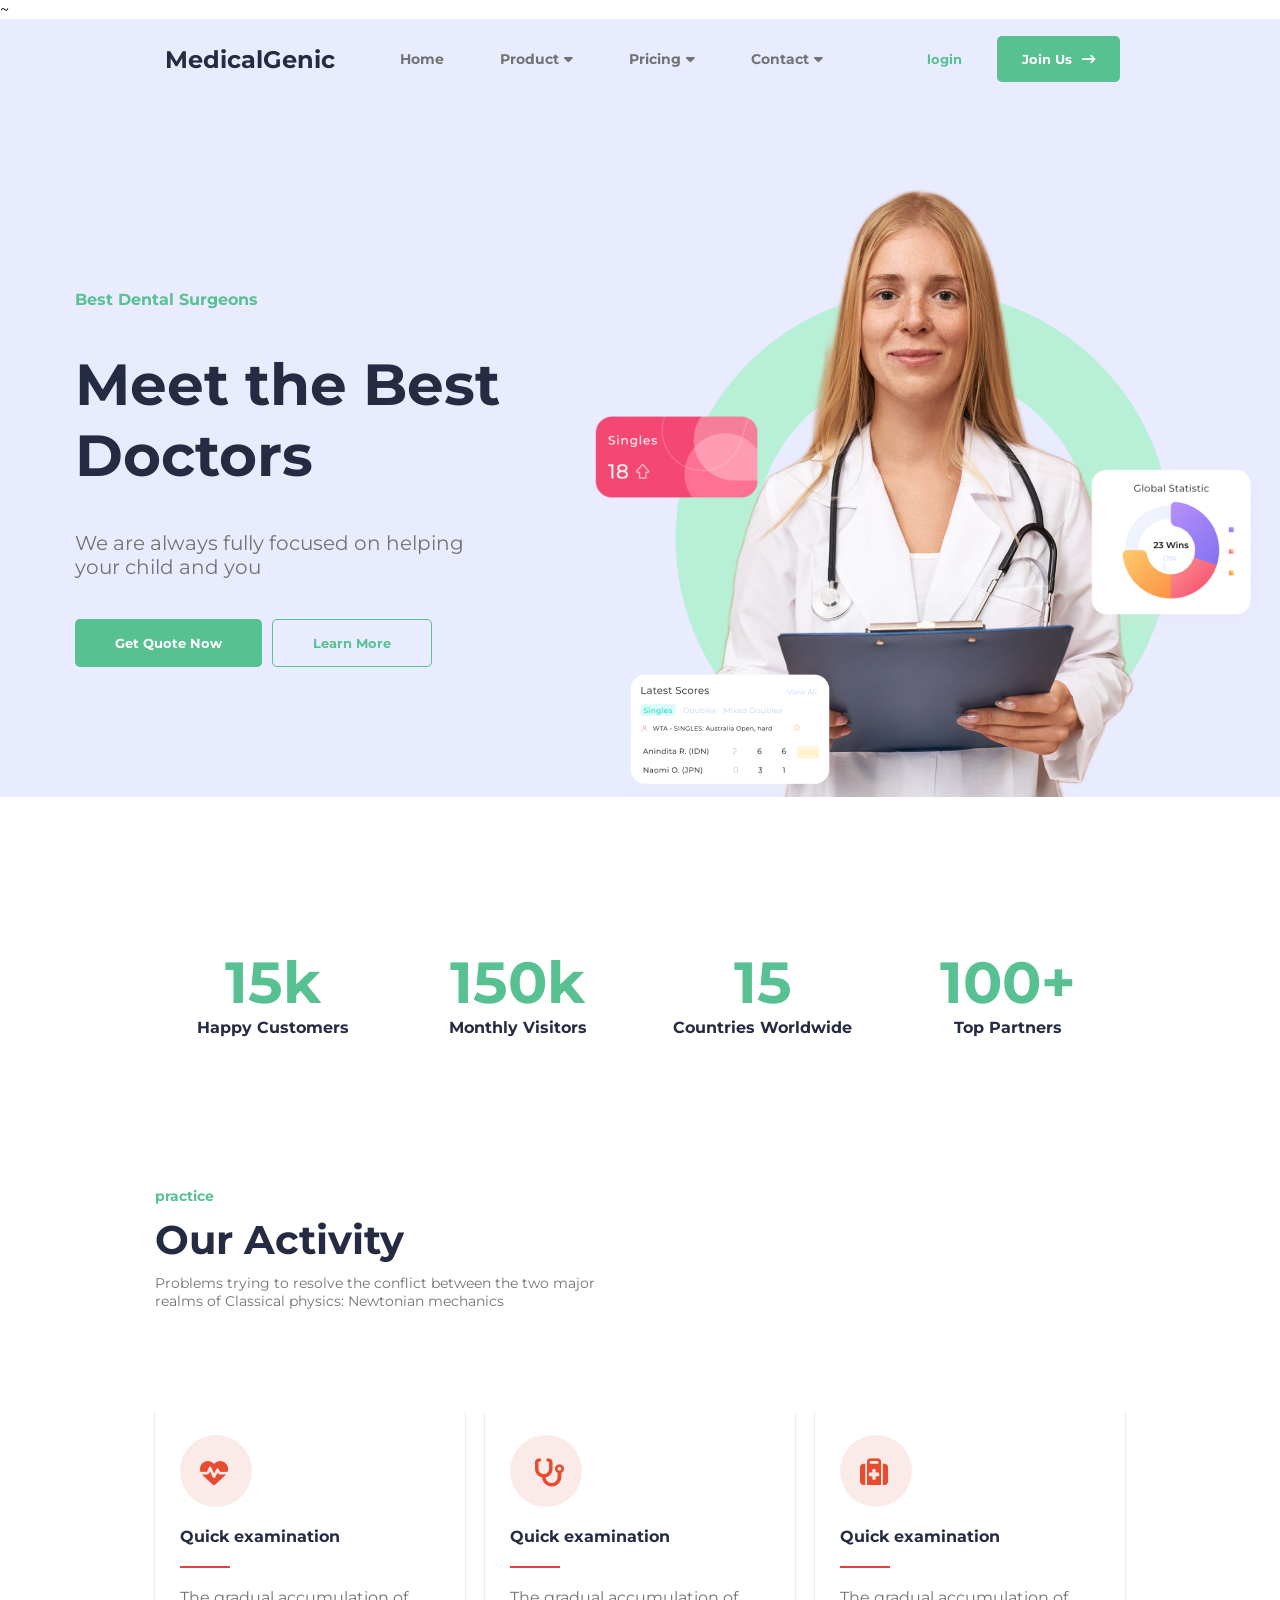
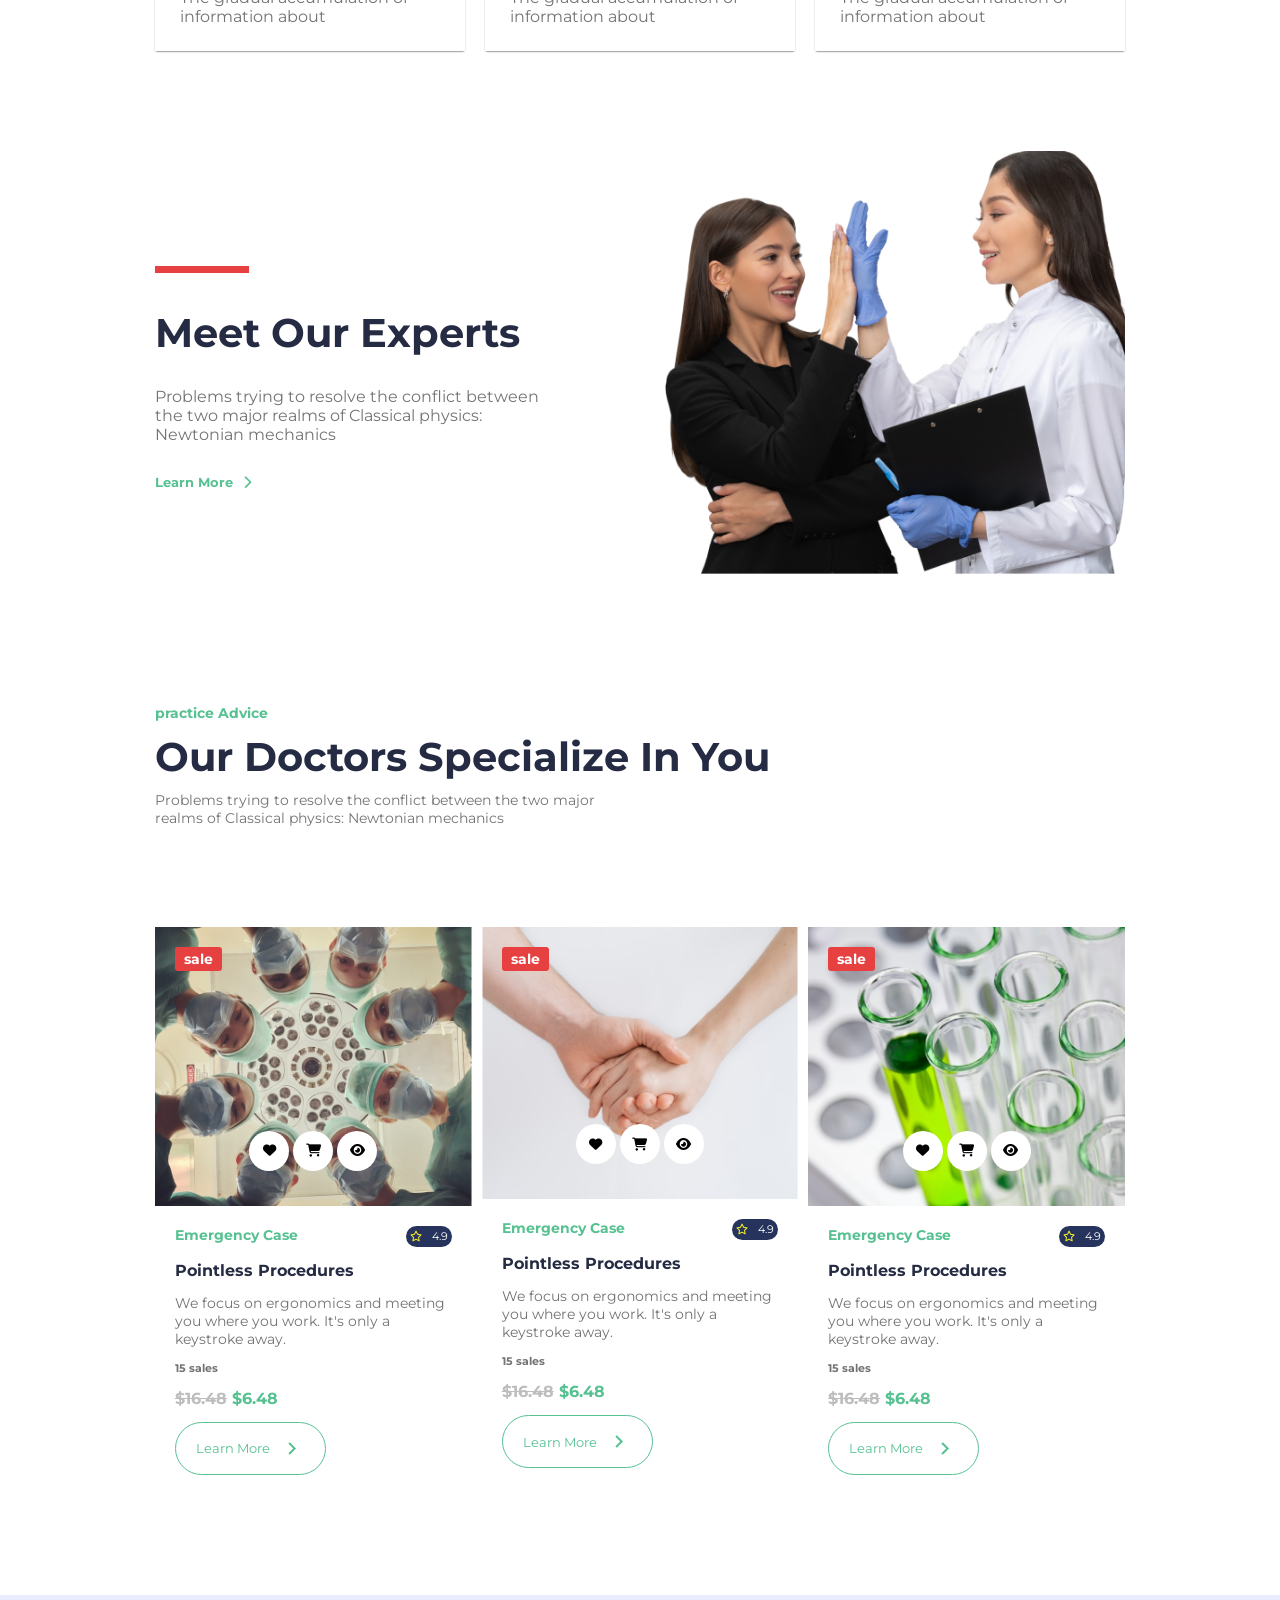
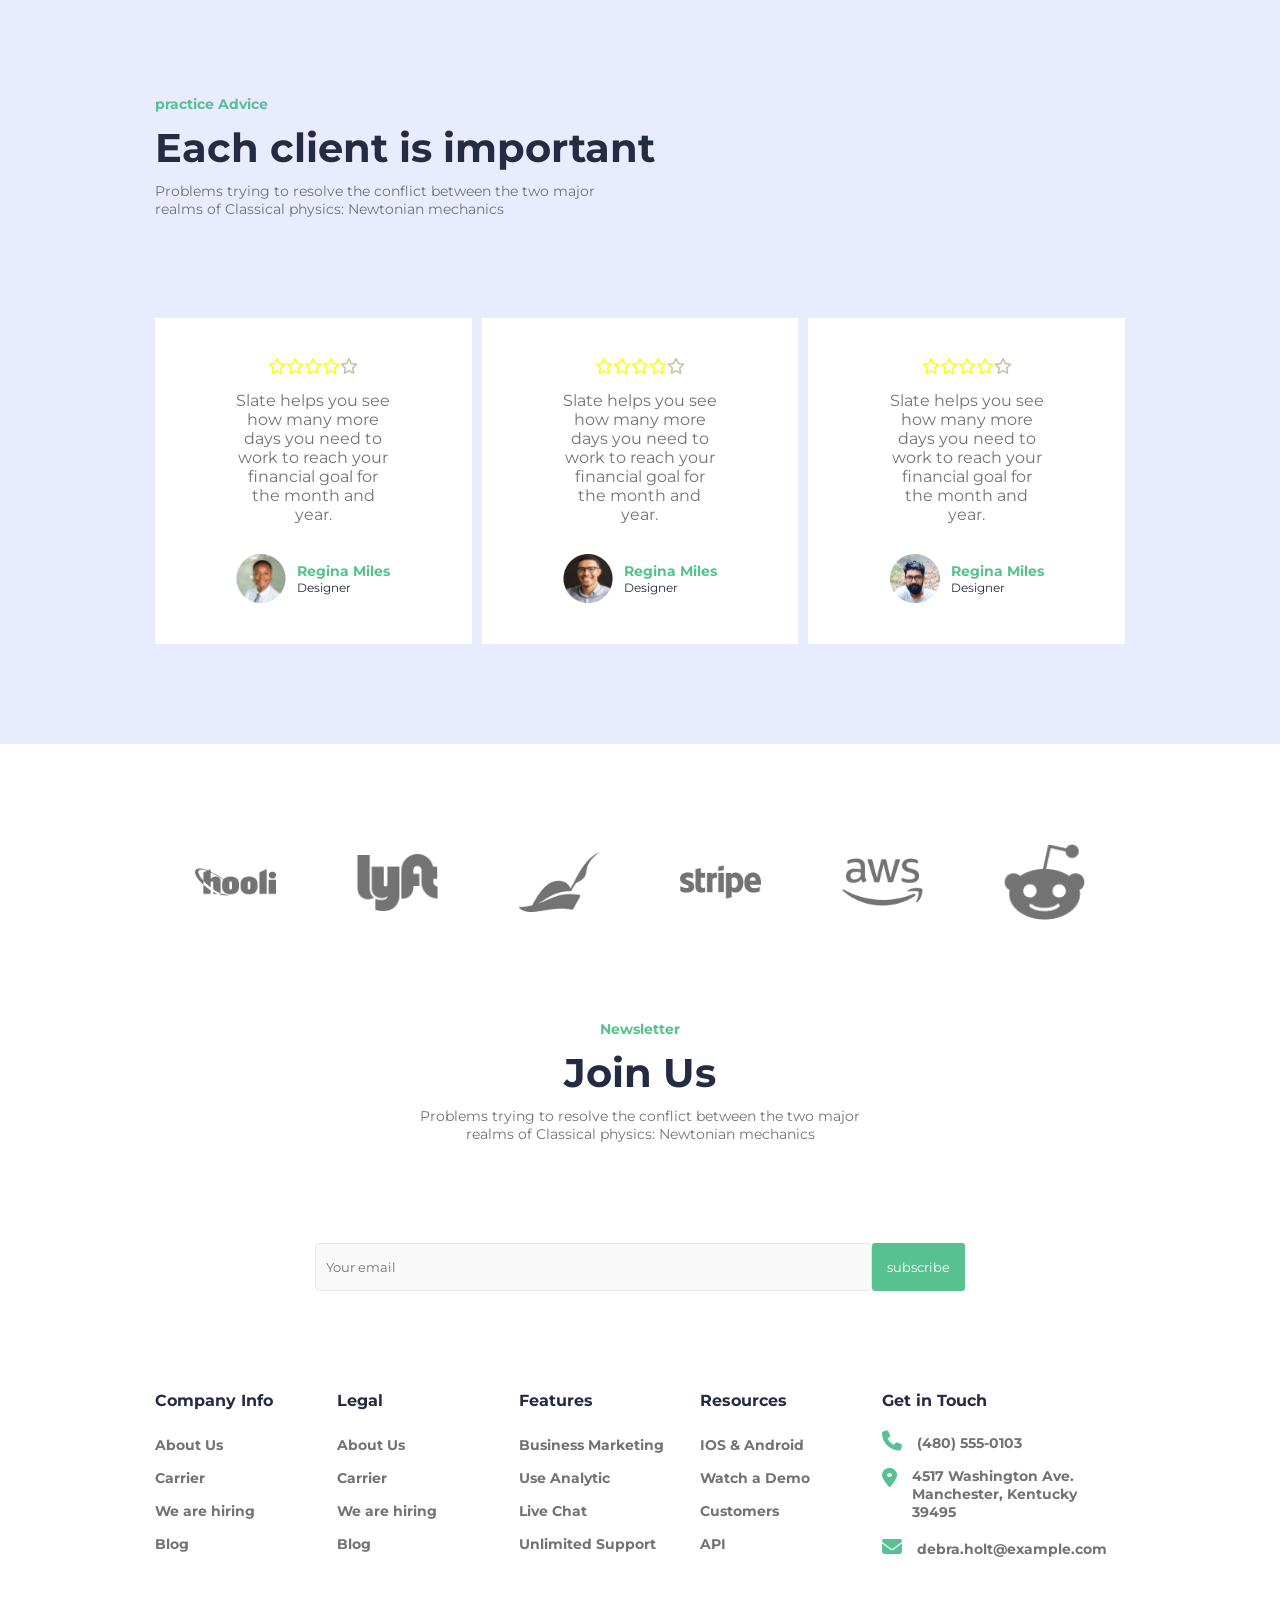
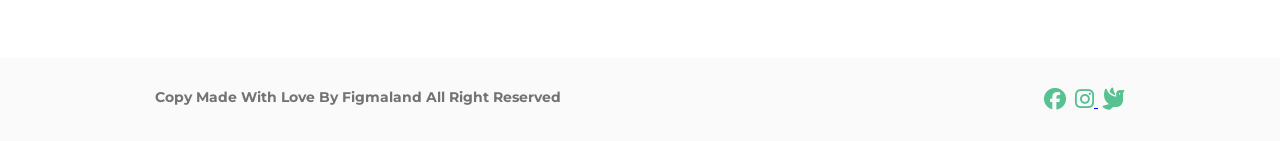
<file: index.html>
~<!DOCTYPE html>
<html lang="en">
<head>
  <link rel="shortcut icon" href="img/ship.png" type="image/x-icon">
    <meta name="viewport" content="width=device-width, initial-scale=1.0">
    <meta charset="UTF-8">
    <link rel="stylesheet" href="second .css">
    <link href="https://fonts.googleapis.com/css2?family=Montserrat:wght@300;500&display=swap" rel="stylesheet">
    <link rel="stylesheet" href="https://cdnjs.cloudflare.com/ajax/libs/font-awesome/6.4.0/css/all.min.css">
    <link rel="stylesheet" href="https://fonts.googleapis.com/css2?family=Material+Symbols+Outlined:opsz,wght,FILL,GRAD@20..48,100..700,0..1,-50..200" />
    <title>Project 2</title>
</head>
<body>
  <div class="full">  
    <div class="wrapper">
      <div class="main-container">
  
       
         <div class="logo-header">
          <div class="menu">
        <div class="logo"><b>MedicalGenic</b></div>
        <input type="checkbox" id="checking">
        <label for="checking"><i class="fa-solid fa-bars"></i></label>
        
        <div class="list">
          
          <ul>
            <li><a href="#"></i>Home</a></li>
            <li>
              <a class="down-icon" href="#"></i>Product</a>
              <div class="list-details" >
                <ul>
                  <li>Medicine</li>
                  <li>Surgicals</li>
                  <li>Doctors kit</li>

                </ul>
              </div>
            </li>
            <li>
              <a class="down-icon" href="#"> </i>Pricing</a>
              <div class="list-details" >
                <ul>
                  <li>Medicine</li>
                  <li>Surgicals</li>
                  <li>Doctors kit</li>

                </ul>
              </div>
            </li>
            <li>
              <a class="down-icon" href="#"></i>Contact</a>
              <div class="list-details" >
                <ul>
                  <li>Medicine</li>
                  <li>Surgicals</li>
                  <li>Doctors kit</li>

                </ul>
              </div>
            </li>

          </ul>
        </div>
      </div>
        <div class="button">
          <button class="btn">login</button>
          <button class="btn filled"><span>Join Us</span> </button>
        </div>
    </div>
  </div>  
  <div class="mainbox">
    <div class="left-box">
      <div class="sub-left">
      <h6>Best Dental Surgeons</h6>
      <h5><b>Meet the Best Doctors</b></h5>
      <p>We are always fully focused on helping  your child and you</p>
      <div class="button">
        <button class="filled get-btn">Get Quote Now</button>
        <button class="btn learn-btn">Learn More</button>
      </div>
    </div>
    </div>
    <div class="right-box">
      <img src="img/lady.png" alt="doctor image">
    </div>
  </div> 
    </div>
  </div>
<!-- ------------------------------------------------------------------------------------------------------------------------------------------ -->
<div class="wrapper">
  <div class="main-container">
    <div class="review">
      <div class="items">
        <h3><b>15k</b> </h3>
        <p>Happy Customers</p>
      </div>
      <div class="items">
        <h3><b>150k</b></h3>
        <p>Monthly Visitors</p>
      </div>
      <div class="items">
        <h3><b>15</b></h3>
        <p>Countries Worldwide</p>
      </div>
      <div class="items">
        <h3><b>100+</b></h3>
        <p>Top Partners</p>
      </div>
    </div>
  </div>
</div>
<!-- ------------------------------------------------------------------------------------------------------------------------------------------ -->
<div class="wrapper">
  <div class="main-container">
     <div class="header-card">
      <div class="header"> 
        <h3>practice</h3>
        <h2><b>Our Activity</b></h2>
        <p>Problems trying to resolve the conflict between the two major realms of Classical physics: Newtonian mechanics</p>
      </div>
       
        <div class="card">
           <div class="cards">
            <div class="background">
            </div> 
            <h5 class="quick-exam">Quick examination</h5> 
            <p>The gradual accumulation of information about</p> 
           </div>
           <div class="cards">
            <div class="background">
            </div> 
            <h5 class="quick">Quick examination</h5> 
            <p>The gradual accumulation of information about</p> 
           </div>
           <div class="cards">
            <div class="background">
            </div> 
            <h5 class="exam">Quick examination</h5> 
            <p>The gradual accumulation of information about</p>
           </div>
        </div>
     </div>
  </div>
</div>
<!-- ------------------------------------------------------------------------------------------------------------------------------------------ -->
 <div class="wrapper">
  <div class="main-container ">
    <div class="header-image">
      <div class="left">
      <h2>Meet Our Experts</h2> 
      <p>Problems trying to resolve the conflict between  the two major realms of Classical physics: Newtonian mechanics</p>
      <button class="btn more-btn"> <a href="#"><span>Learn More</span> </a></button>
    </div>
    <div class="right">
      <img src="img/two.png" alt="two">
    </div> 
  </div> 
  </div>
 </div>
 <!-- ------------------------------------------------------------------------------------------------------------------------------------------ -->
<div class="wrapper">
  <div class="main-container">
    <div class="treatment-info">
    <div class="header">
      <h3>practice Advice</h3> 
      <h2>Our Doctors Specialize In You</h2> 
      <p>Problems trying to resolve the conflict between  the two major realms of Classical physics: Newtonian mechanics</p> 
    </div>
      <div class="main-box">
        <div class="Emergency-treatment">
          <div class="sub-box">
            <img src="img/docs.png" alt="docs">
           <div class="label-sale">sale</div>
           <div class="icon">
           <button><i class="fa fa-thin fa-heart"></i></button> 
            <button> <i class="fa fa-thin fa-cart-shopping"></i></button>
           <button> <i class="fa fa-solid fa-eye"></i></button>
           </div>
        </div>
        <div class="sec">
          <div class="bluestar">
           <h5>Emergency Case</h5>
           <div class="star-icon"><h6>4.9</h6></div>
          </div> 
          <h4>Pointless Procedures</h4> 
          <p>We focus on ergonomics and meeting you where you work. It's only a keystroke away.</p> 
           <div class="arrowdiv"></i> <h6> 15 sales</h6></div> 
           <h3><del id="dollar">$16.48</del> $6.48</h3> 
           <button class="more"><span>Learn More</span></button>
       </div>
        </div>
        <div class="Emergency-treatment">
        <div class="sub-box">
          <img src="img/hands.png" alt="docs">
         <div class="label-sale">sale</div>
         <div class="icon">
         <button><i class="fa fa-thin fa-heart"></i></button> 
          <button> <i class="fa fa-thin fa-cart-shopping"></i></button>
         <button> <i class="fa fa-solid fa-eye"></i></button>
         </div>
      </div>
      <div class="sec">
        <div class="bluestar">
         <h5>Emergency Case</h5>
         <div class="star-icon"></i><h6>4.9</h6></div>
        </div> 
        <h4>Pointless Procedures</h4> 
        <p>We focus on ergonomics and meeting  you where you work. It's only a  keystroke away.</p> 
         <div class="arrowdiv"><h6> 15 sales</h6></div> 
         <h3><del id="dollar">$16.48</del> $6.48</h3> 
         <button class="more"><span>Learn More</span></button>
     </div>
      </div>

      <div class="Emergency-treatment">
      <div class="sub-box">
        <img src="img/tubes.png" alt="docs">
       <div class="label-sale">sale</div>
       <div class="icon">
       <button><i class="fa fa-thin fa-heart"></i></button> 
        <button> <i class="fa fa-thin fa-cart-shopping"></i></button>
       <button> <i class="fa fa-solid fa-eye"></i></button>
       </div>
      </div>
      <div class="sec">
        <div class="bluestar">
         <h5>Emergency Case</h5>
         <div class="star-icon"></i><h6>4.9</h6></div>
        </div> 
        <h4>Pointless Procedures</h4>
        <p>We focus on ergonomics and meeting  you where you work. It's only a  keystroke away.</p> 
         <div class="arrowdiv"><h6> 15 sales</h6></div> 
         <h3><del id="dollar">$16.48</del> $6.48</h3>
         <button class="more"><span> Learn More </span></button>
      </div>
    </div>
      </div>
    </div>
  </div>
</div>
 <!-- ------------------------------------------------------------------------------------------------------------------------------------------ -->
<div class="full sector">
    <div class="main-container">
      <div class="header-card">
       <div class="header">
        <h3>practice Advice</h3>
        <h2>Each client is important</h2>
        <p>Problems trying to resolve the conflict between the two major realms of Classical physics: Newtonian mechanics</p>
       </div>
      </div>
      <div class="main-sec">
        <div class="sub-sec">
          <div class="star-sec"></div>
          <p>Slate helps you see  how many more days you need to work to reach your financial goal for the month and year.</p>
          <div class="picture">
            <div class="photo-icon"><img src="img/r.png" alt="r">
            <div class="sub-pic">
              <h5>Regina Miles</h5>
              <h4>Designer</h4>
            </div>
            </div> 
          </div>
        </div>

        <div class="sub-sec">
          <div class="star-sec"></div>
          <p>Slate helps you see  how many more days you need to work to reach your financial goal for the month and year.</p>
          <div class="picture">
            <div class="photo-icon"><img src="img/b.png" alt="r">
              <div class="sub-pic"> 
                <h5>Regina Miles</h5>
                <h4>Designer</h4>
              </div>
              </div>
          </div>
        </div>

        <div class="sub-sec">
          <div class="star-sec"></div> 
          <p>Slate helps you see how many more days you need to work to reach your financial goal for the month and year.</p>
          <div class="picture">
            <div class="photo-icon"><img src="img/i.png" alt="r">
              <div class="sub-pic">
                <h5>Regina Miles</h5>
                <h4>Designer</h4>
              </div>
              </div>
          </div>
        </div>
      </div>
    </div>
  </div>
   <!-- ------------------------------------------------------------------------------------------------------------------------------------------ -->
   <div class="wrapper">
    <div class="main-container">
      <div class="picsector">
         <img src="img/hooli.png" alt="hooli">
         <img src="img/lyft.png" alt="hooli">
         <img src="img/ship.png" alt="hooli">
         <img src="img/stripe.png" alt="hooli">
         <img src="img/aws.png" alt="hooli">
         <img src="img/face.png" alt="hooli">
      </div>
    </div>
  </div>
   <!-- ------------------------------------------------------------------------------------------------------------------------------------------ -->
<div class="wrapper">
  <div class="main-container">
    <div class="footersec">
   <div class="header section">
    <h3>Newsletter</h3> 
    <h2>Join Us</h2> 
    <p>Problems trying to resolve the conflict between  the two major
       realms of Classical physics: Newtonian mechanics</p>
   </div>
         <div class="mailbox">
          <input class="email" type="email" id="emil" placeholder="Your email" >
           <button>subscribe</button>  
         </div>
    </div>
  </div>
</div>
   <!-- ------------------------------------------------------------------------------------------------------------------------------------------ -->
   <div class="footer">
    <div class="main-container">
      <div class="footer-info">
         <div class="company-info">
          <h5>Company Info</h5>
            <ul>
              <li><a href="#">About Us</a></li>
              <li><a href="#">Carrier</a></li>
              <li><a href="#">We are hiring</a></li>
              <li><a href="#">Blog</a> </li>
            </ul>
         </div>

         <div class="company-info">
          <h5>Legal</h5>
          <ul>
            <li><a href="#">About Us</a></li>
            <li><a href="#">Carrier</a></li>
            <li><a href="#">We are hiring</a></li>
            <li><a href="#">Blog</a> </li>
          </ul>
         </div>

         <div class="company-info">
          <h5>Features </h5>
          <ul>
            <li><a href="#">Business Marketing</a></li>
            <li><a href="#">Use Analytic</a></li>
            <li><a href="#">Live Chat</a></li>
            <li><a href="#">Unlimited Support
            </a> </li>
          </ul>
         </div>

         <div class="company-info">
          <h5> Resources</h5>
          <ul>
            <li><a href="#">IOS & Android</a></li>
            <li><a href="#">Watch a Demo</a></li>
            <li><a href="#">Customers</a></li>
            <li><a href="#">API</a> </li>
          </ul>
         </div>

         <div class="company-info">
          <h5>Get in Touch</h5>
          <ul>
            <li class="mobile"><a target="_blank" href="tel"(8921985889)>(480) 555-0103</a></li>
            <div class="adress"><li>4517 Washington Ave. Manchester, Kentucky 39495</li></div> 
            <li class="gmail"><a target="_blank" href="https://mail.google.com">debra.holt@example.com</a></li>
          </ul>
         </div>
      </div>
    </div>
  </div>
     <!-- ------------------------------------------------------------------------------------------------------------------------------------------ -->
     <div class="footer-last">
        <div class="main-container">
          <div class="social-footer">
            <h5>Copy Made With Love By Figmaland All Right Reserved</h5>
              <div id="social-media">
               <a target="_blank" href="https://www.facebook.com"><i class="fa fa-brands fa-facebook"></i></a> 
               <a target="_blank" href="https://www.instagram.com/"><i class="fa fa-brands fa-instagram"></i> </a>
               <a target="_blank" href="https://twitter.com/i/flow/login"><i class="fa fa-thin fa-dove"></i></i> </a>
              </div>
          </div>
        </div>
    </div>
</body>
</html>
</file>
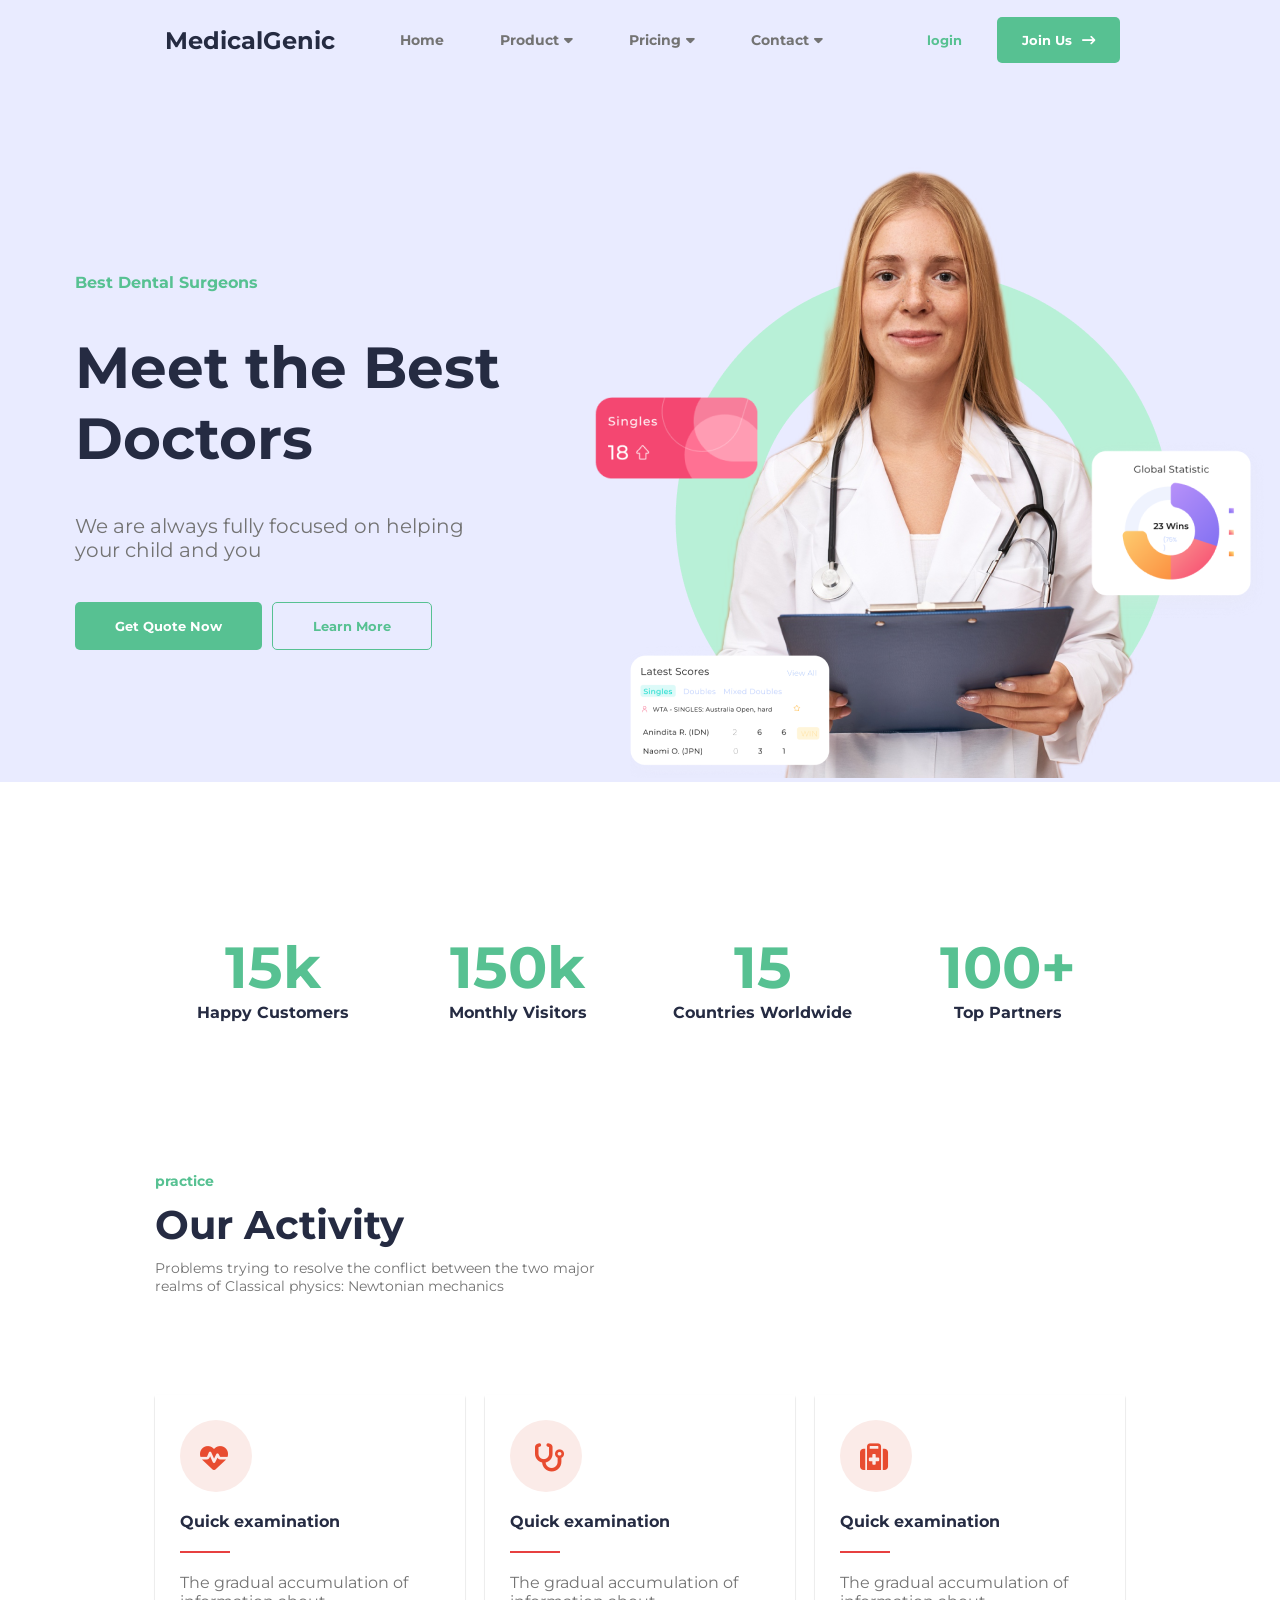
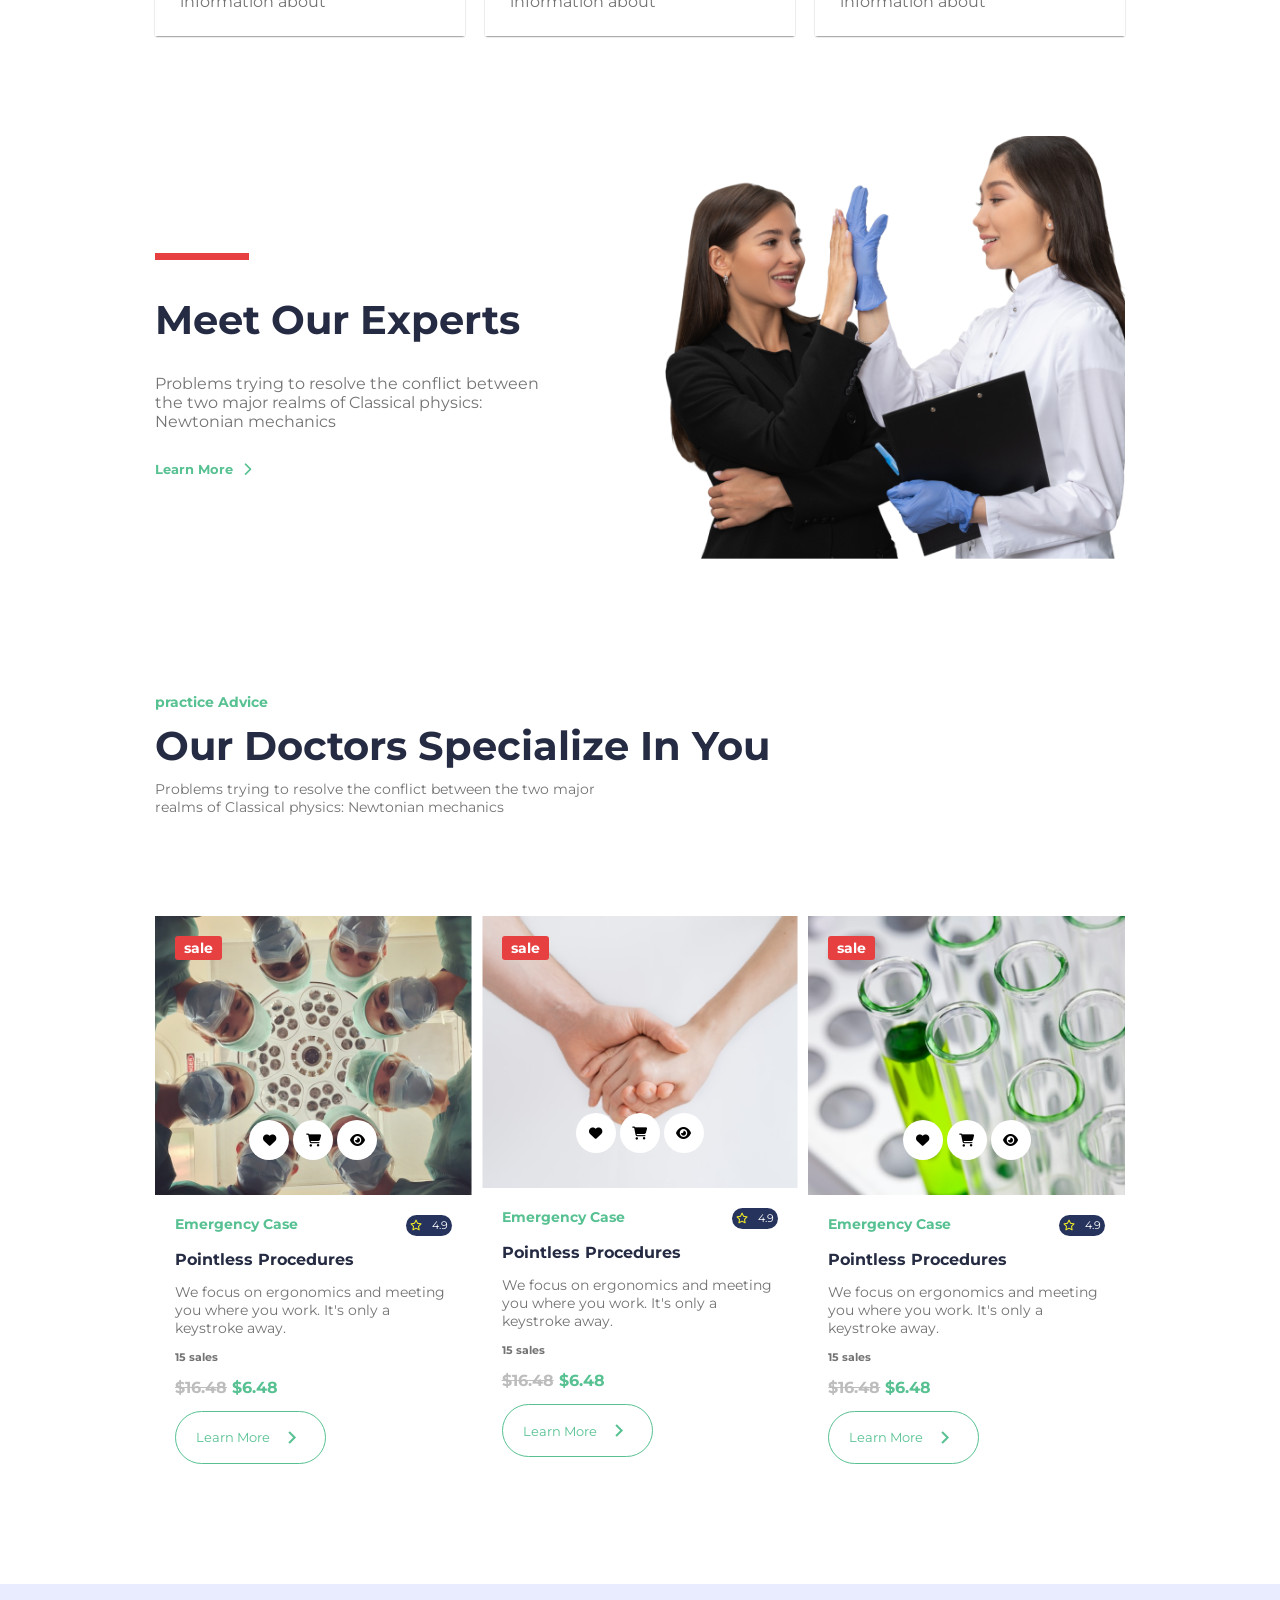
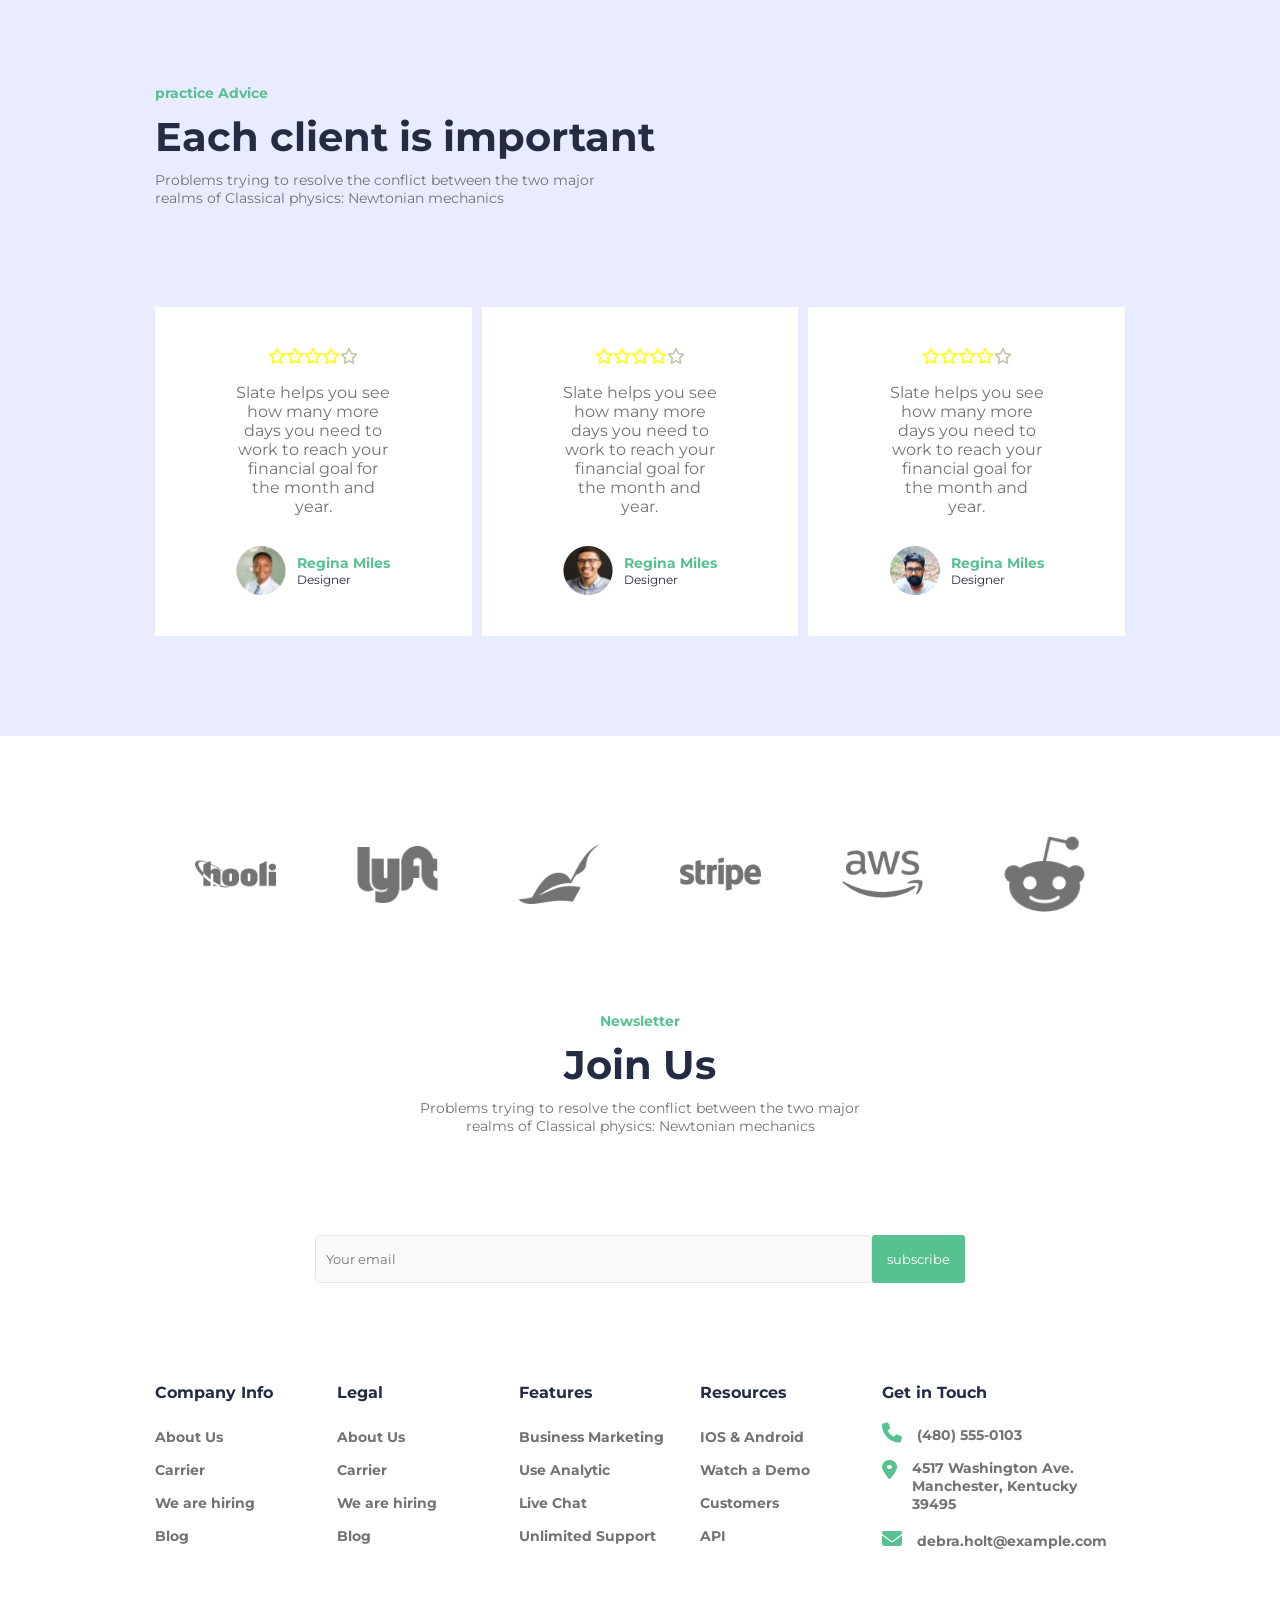
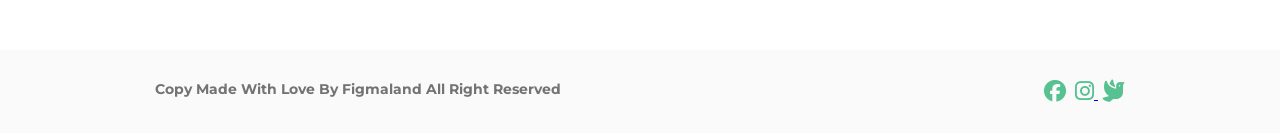
<file: second.html>
<!DOCTYPE html>
<html lang="en">
<head>
  <link rel="shortcut icon" href="img/ship.png" type="image/x-icon">
    <meta name="viewport" content="width=device-width, initial-scale=1.0">
    <meta charset="UTF-8">
    <link rel="stylesheet" href="second .css">
    <link href="https://fonts.googleapis.com/css2?family=Montserrat:wght@300;500&display=swap" rel="stylesheet">
    <link rel="stylesheet" href="https://cdnjs.cloudflare.com/ajax/libs/font-awesome/6.4.0/css/all.min.css">
    <link rel="stylesheet" href="https://fonts.googleapis.com/css2?family=Material+Symbols+Outlined:opsz,wght,FILL,GRAD@20..48,100..700,0..1,-50..200" />
    <title>Project 2</title>
</head>
<body>
  <div class="full">  
    <div class="wrapper">
      <div class="main-container">
       
         <div class="logo-header">
          <div class="menu">
        <div class="logo"><b>MedicalGenic</b></div>
        <input type="checkbox" id="checking">
        <label for="checking"><i class="fa-solid fa-bars"></i></label>
        
        <div class="list">
          
          <ul>
            <li><a href="#"></i>Home</a></li>
            <li>
              <a class="down-icon" href="#"></i>Product</a>
              <div class="list-details" >
                <ul>
                  <li>Medicine</li>
                  <li>Surgicals</li>
                  <li>Doctors kit</li>

                </ul>
              </div>
            </li>
            <li>
              <a class="down-icon" href="#"> </i>Pricing</a>
              <div class="list-details" >
                <ul>
                  <li>Medicine</li>
                  <li>Surgicals</li>
                  <li>Doctors kit</li>

                </ul>
              </div>
            </li>
            <li>
              <a class="down-icon" href="#"></i>Contact</a>
              <div class="list-details" >
                <ul>
                  <li>Medicine</li>
                  <li>Surgicals</li>
                  <li>Doctors kit</li>

                </ul>
              </div>
            </li>

          </ul>
        </div>
      </div>
        <div class="button">
          <button class="btn">login</button>
          <button class="btn filled"><span>Join Us</span> </button>
        </div>
    </div>
  </div>  
  <div class="mainbox">
    <div class="left-box">
      <div class="sub-left">
      <h6>Best Dental Surgeons</h6>
      <h5><b>Meet the Best Doctors</b></h5>
      <p>We are always fully focused on helping  your child and you</p>
      <div class="button">
        <button class="filled get-btn">Get Quote Now</button>
        <button class="btn learn-btn">Learn More</button>
      </div>
    </div>
    </div>
    <div class="right-box">
      <img src="img/lady.png" alt="doctor image">
    </div>
  </div> 
    </div>
  </div>
<!-- ------------------------------------------------------------------------------------------------------------------------------------------ -->
<div class="wrapper">
  <div class="main-container">
    <div class="review">
      <div class="items">
        <h3><b>15k</b> </h3>
        <p>Happy Customers</p>
      </div>
      <div class="items">
        <h3><b>150k</b></h3>
        <p>Monthly Visitors</p>
      </div>
      <div class="items">
        <h3><b>15</b></h3>
        <p>Countries Worldwide</p>
      </div>
      <div class="items">
        <h3><b>100+</b></h3>
        <p>Top Partners</p>
      </div>
    </div>
  </div>
</div>
<!-- ------------------------------------------------------------------------------------------------------------------------------------------ -->
<div class="wrapper">
  <div class="main-container">
     <div class="header-card">
      <div class="header"> 
        <h3>practice</h3>
        <h2><b>Our Activity</b></h2>
        <p>Problems trying to resolve the conflict between the two major realms of Classical physics: Newtonian mechanics</p>
      </div>
       
        <div class="card">
           <div class="cards">
            <div class="background">
            </div> 
            <h5 class="quick-exam">Quick examination</h5> 
            <p>The gradual accumulation of information about</p> 
           </div>
           <div class="cards">
            <div class="background">
            </div> 
            <h5 class="quick">Quick examination</h5> 
            <p>The gradual accumulation of information about</p> 
           </div>
           <div class="cards">
            <div class="background">
            </div> 
            <h5 class="exam">Quick examination</h5> 
            <p>The gradual accumulation of information about</p>
           </div>
        </div>
     </div>
  </div>
</div>
<!-- ------------------------------------------------------------------------------------------------------------------------------------------ -->
 <div class="wrapper">
  <div class="main-container ">
    <div class="header-image">
      <div class="left">
      <h2>Meet Our Experts</h2> 
      <p>Problems trying to resolve the conflict between  the two major realms of Classical physics: Newtonian mechanics</p>
      <button class="btn more-btn"> <a href="#"><span>Learn More</span> </a></button>
    </div>
    <div class="right">
      <img src="img/two.png" alt="two">
    </div> 
  </div> 
  </div>
 </div>
 <!-- ------------------------------------------------------------------------------------------------------------------------------------------ -->
<div class="wrapper">
  <div class="main-container">
    <div class="treatment-info">
    <div class="header">
      <h3>practice Advice</h3> 
      <h2>Our Doctors Specialize In You</h2> 
      <p>Problems trying to resolve the conflict between  the two major realms of Classical physics: Newtonian mechanics</p> 
    </div>
      <div class="main-box">
        <div class="Emergency-treatment">
          <div class="sub-box">
            <img src="img/docs.png" alt="docs">
           <div class="label-sale">sale</div>
           <div class="icon">
           <button><i class="fa fa-thin fa-heart"></i></button> 
            <button> <i class="fa fa-thin fa-cart-shopping"></i></button>
           <button> <i class="fa fa-solid fa-eye"></i></button>
           </div>
        </div>
        <div class="sec">
          <div class="bluestar">
           <h5>Emergency Case</h5>
           <div class="star-icon"><h6>4.9</h6></div>
          </div> 
          <h4>Pointless Procedures</h4> 
          <p>We focus on ergonomics and meeting you where you work. It's only a keystroke away.</p> 
           <div class="arrowdiv"></i> <h6> 15 sales</h6></div> 
           <h3><del id="dollar">$16.48</del> $6.48</h3> 
           <button class="more"><span>Learn More</span></button>
       </div>
        </div>
        <div class="Emergency-treatment">
        <div class="sub-box">
          <img src="img/hands.png" alt="docs">
         <div class="label-sale">sale</div>
         <div class="icon">
         <button><i class="fa fa-thin fa-heart"></i></button> 
          <button> <i class="fa fa-thin fa-cart-shopping"></i></button>
         <button> <i class="fa fa-solid fa-eye"></i></button>
         </div>
      </div>
      <div class="sec">
        <div class="bluestar">
         <h5>Emergency Case</h5>
         <div class="star-icon"></i><h6>4.9</h6></div>
        </div> 
        <h4>Pointless Procedures</h4> 
        <p>We focus on ergonomics and meeting  you where you work. It's only a  keystroke away.</p> 
         <div class="arrowdiv"><h6> 15 sales</h6></div> 
         <h3><del id="dollar">$16.48</del> $6.48</h3> 
         <button class="more"><span>Learn More</span></button>
     </div>
      </div>

      <div class="Emergency-treatment">
      <div class="sub-box">
        <img src="img/tubes.png" alt="docs">
       <div class="label-sale">sale</div>
       <div class="icon">
       <button><i class="fa fa-thin fa-heart"></i></button> 
        <button> <i class="fa fa-thin fa-cart-shopping"></i></button>
       <button> <i class="fa fa-solid fa-eye"></i></button>
       </div>
      </div>
      <div class="sec">
        <div class="bluestar">
         <h5>Emergency Case</h5>
         <div class="star-icon"></i><h6>4.9</h6></div>
        </div> 
        <h4>Pointless Procedures</h4>
        <p>We focus on ergonomics and meeting  you where you work. It's only a  keystroke away.</p> 
         <div class="arrowdiv"><h6> 15 sales</h6></div> 
         <h3><del id="dollar">$16.48</del> $6.48</h3>
         <button class="more"><span> Learn More </span></button>
      </div>
    </div>
      </div>
    </div>
  </div>
</div>
 <!-- ------------------------------------------------------------------------------------------------------------------------------------------ -->
<div class="full sector">
    <div class="main-container">
      <div class="header-card">
       <div class="header">
        <h3>practice Advice</h3>
        <h2>Each client is important</h2>
        <p>Problems trying to resolve the conflict between the two major realms of Classical physics: Newtonian mechanics</p>
       </div>
      </div>
      <div class="main-sec">
        <div class="sub-sec">
          <div class="star-sec"></div>
          <p>Slate helps you see  how many more days you need to work to reach your financial goal for the month and year.</p>
          <div class="picture">
            <div class="photo-icon"><img src="img/r.png" alt="r">
            <div class="sub-pic">
              <h5>Regina Miles</h5>
              <h4>Designer</h4>
            </div>
            </div> 
          </div>
        </div>

        <div class="sub-sec">
          <div class="star-sec"></div>
          <p>Slate helps you see  how many more days you need to work to reach your financial goal for the month and year.</p>
          <div class="picture">
            <div class="photo-icon"><img src="img/b.png" alt="r">
              <div class="sub-pic"> 
                <h5>Regina Miles</h5>
                <h4>Designer</h4>
              </div>
              </div>
          </div>
        </div>

        <div class="sub-sec">
          <div class="star-sec"></div> 
          <p>Slate helps you see how many more days you need to work to reach your financial goal for the month and year.</p>
          <div class="picture">
            <div class="photo-icon"><img src="img/i.png" alt="r">
              <div class="sub-pic">
                <h5>Regina Miles</h5>
                <h4>Designer</h4>
              </div>
              </div>
          </div>
        </div>
      </div>
    </div>
  </div>
   <!-- ------------------------------------------------------------------------------------------------------------------------------------------ -->
   <div class="wrapper">
    <div class="main-container">
      <div class="picsector">
         <img src="img/hooli.png" alt="hooli">
         <img src="img/lyft.png" alt="hooli">
         <img src="img/ship.png" alt="hooli">
         <img src="img/stripe.png" alt="hooli">
         <img src="img/aws.png" alt="hooli">
         <img src="img/face.png" alt="hooli">
      </div>
    </div>
  </div>
   <!-- ------------------------------------------------------------------------------------------------------------------------------------------ -->
<div class="wrapper">
  <div class="main-container">
    <div class="footersec">
   <div class="header section">
    <h3>Newsletter</h3> 
    <h2>Join Us</h2> 
    <p>Problems trying to resolve the conflict between  the two major
       realms of Classical physics: Newtonian mechanics</p>
   </div>
         <div class="mailbox">
          <input class="email" type="email" id="emil" placeholder="Your email" >
           <button>subscribe</button>  
         </div>
    </div>
  </div>
</div>
   <!-- ------------------------------------------------------------------------------------------------------------------------------------------ -->
   <div class="footer">
    <div class="main-container">
      <div class="footer-info">
         <div class="company-info">
          <h5>Company Info</h5>
            <ul>
              <li><a href="#">About Us</a></li>
              <li><a href="#">Carrier</a></li>
              <li><a href="#">We are hiring</a></li>
              <li><a href="#">Blog</a> </li>
            </ul>
         </div>

         <div class="company-info">
          <h5>Legal</h5>
          <ul>
            <li><a href="#">About Us</a></li>
            <li><a href="#">Carrier</a></li>
            <li><a href="#">We are hiring</a></li>
            <li><a href="#">Blog</a> </li>
          </ul>
         </div>

         <div class="company-info">
          <h5>Features </h5>
          <ul>
            <li><a href="#">Business Marketing</a></li>
            <li><a href="#">Use Analytic</a></li>
            <li><a href="#">Live Chat</a></li>
            <li><a href="#">Unlimited Support
            </a> </li>
          </ul>
         </div>

         <div class="company-info">
          <h5> Resources</h5>
          <ul>
            <li><a href="#">IOS & Android</a></li>
            <li><a href="#">Watch a Demo</a></li>
            <li><a href="#">Customers</a></li>
            <li><a href="#">API</a> </li>
          </ul>
         </div>

         <div class="company-info">
          <h5>Get in Touch</h5>
          <ul>
            <li class="mobile"><a target="_blank" href="tel"(8921985889)>(480) 555-0103</a></li>
            <div class="adress"><li>4517 Washington Ave. Manchester, Kentucky 39495</li></div> 
            <li class="gmail"><a target="_blank" href="https://mail.google.com">debra.holt@example.com</a></li>
          </ul>
         </div>
      </div>
    </div>
  </div>
     <!-- ------------------------------------------------------------------------------------------------------------------------------------------ -->
     <div class="footer-last">
        <div class="main-container">
          <div class="social-footer">
            <h5>Copy Made With Love By Figmaland All Right Reserved</h5>
              <div id="social-media">
               <a target="_blank" href="https://www.facebook.com"><i class="fa fa-brands fa-facebook"></i></a> 
               <a target="_blank" href="https://www.instagram.com/"><i class="fa fa-brands fa-instagram"></i> </a>
               <a target="_blank" href="https://twitter.com/i/flow/login"><i class="fa fa-thin fa-dove"></i></i> </a>
              </div>
          </div>
        </div>
    </div>
</body>
</html>
</file>
<file: second .css>
*{
    font-family: 'Montserrat', sans-serif;
    margin: 0px;
    padding: 0px;
    box-sizing: border-box;  
         
}
:root{
    --primary-color:#57C192; 
    --secondary-color:#737373;
}
img{
    width: 100%;
}
p{
    color:var(--secondary-color);
}
.full{
    background-color: #E9EBFF;
    width: 100%;
}
.wrapper{
    max-width: 1530px;
    margin: auto;
    margin-bottom: 100px;
}
.main-container{
    max-width: 1000px;
    margin: auto;
    padding: 0px 15px;
}
.logo-header{
    margin: auto;
    display: flex;
    align-items: center;
    padding-top: 20px;
    margin-bottom: 50px;
    justify-content: space-between;
    /* position: fixed; */
    width: 100%;
    /* background-color: #fff; */
    left: 0;
    top: 0;
    z-index: 50;
    height: 80px;
    padding: 0px 5px;
}
.logo{
    font-size: 24px;
    color: #252B42;
    font-weight: 700;
    margin-left: 5px;

}



.filled span::after{
    content: "\f178";
    display: block;
    font-family: "Font Awesome 6 free";
    color:#FFFFFF;  
    display: inline-block; 
    margin-left: 10px;
}
.list ul{
    display: flex;
    flex-direction: row ;
    list-style-type: none;
}
.list{
    flex: 1;
    /* padding-left: 50px; */
}
.list li{
    padding-left: 21px;
    font-size: 14px;
    font-weight: 700;
    
}
.list a{
    text-decoration: none;
    color: var(--secondary-color);
    margin-left: 20px;
}
.button{
    display: flex;
    gap: 10px;
}
.btn{
    padding: 15px 25px;
    color: var(--primary-color);
    font-weight: 700;
    border: none;
    background-color: transparent;
}
.filled{
    background-color: var(--primary-color);
    padding: 15px 25px;
    font-weight: 700;
    border-radius: 5px;
    color: #FFFFFF;
    border: none; 
    
}
.fa-arrow-right{
    margin-left: 10px;
}
.mainbox{
    display: flex;
    padding: 0px 15px;
    margin-top: 80px;
}
.left-box{
    display: flex;
    flex-direction: column;
    flex-basis: 50%;
    justify-content: center;
    align-items: center ;
    flex: 1;
    padding-bottom: 20px;
}
.sub-left{
    display: flex;
    flex-direction:column;
    gap: 40px;
}
.left-box h6{
    color: var(--primary-color);
    font-size: 16px;
    font-weight: 700;
}
.left-box h5{
    color: #252B42;
    font-size: 58px;
    font-weight: 700;
    max-width: 426px;
}
.left-box p{
    color: var(--secondary-color);
    font-size: 20px;
    font-weight: 400;
    max-width: 426px;
}

.get-btn{
    padding: 15px 40px; 
}
.learn-btn{
    padding: 15px 40px;
    border: 1px solid var(--primary-color);
    border-radius: 5px;
}
.review{
    display: flex;
    display: grid;
    grid-template-columns: 1fr 1fr 1fr 1fr;
    align-items: center;
    text-align: center;
    gap: 10px;
    padding: 50px 0px;
}
.items h3{
    font-size: 58px;
    font-weight: 700;
    color: var(--primary-color);
}
.items p{
    font-size: 16px;
    font-weight: 700;
    color: #252B42;
}
.header-card{
    display: flex;
    flex-direction: column;
}
.header{
    display: flex;
    flex-direction: column;
    gap: 10px;
    margin-bottom: 100px;
}
.header h3{
    color: var(--primary-color);
    font-size: 14px;
    font-weight: 700;;
}
.header h2{
font-size: 40px;
font-weight: 700;
color: #252B42;
}
.header p{
    font-size: 14px;
    font-weight: 400;
    color: var(--secondary-color);
    max-width: 440px;
}
.more-btn span::after{
    content: "\f054";
    display: block;
    font-family: "Font Awesome 6 free";
    color:var(--primary-color);  
    display: inline-block; 
    margin-left: 10px;
    text-align: center;
}
.card{
    display: grid;
    grid-template-columns: 1fr 1fr 1fr;
    gap: 20px;
}
.quick-exam::before{
    content: "\f21e";
    display: block;
    font-family: "Font Awesome 6 free";
    color: #e84c30;
    font-size: 28px;
    position: absolute;
    top: 48px;
    left: 45px;
}
.quick::before{
    content: "\f0f1";
    display: block;
    font-family: "Font Awesome 6 free";
    color: #e84c30;
    font-size: 28px;
    position: absolute;
    top: 48px;
    left: 48px;
}
.exam::before{
    content: "\f0fa";
    display: block;
    font-family: "Font Awesome 6 free";
    color: #e84c30;
    font-size: 28px;
    position: absolute;
    top: 48px;
    left: 45px;
}
.background{
    display: flex;
    flex-direction: column;
    width:72px;
    height: 72px;
    background-color: #FBEBE8;
    border-radius: 200px;
    justify-content: center;
    align-items: center;
}
.cards{
    box-shadow: 0px 1px 2px -1px;
    padding: 25px;
    display: flex;
    flex-direction: column;
    gap: 20px;
    position: relative;
}

.cards h5{
    font-size: 16px;
    font-weight: 700;
    color: #252B42;
}
.cards p::before{
    content: "";
    width: 50px;
    height: 2px;
    display: block;
    background-color: #E74040;
    margin-bottom: 20px;
}
.cards p{
    font-weight: 400;
}
.header-image{
    display: grid;
    grid-template-columns: 1fr 1fr;
    gap: 50px;
}
.left{
    display: flex;
    flex-direction: column;
    justify-content: center;
    gap: 30px;
    flex: 1;
}
.left p{
    max-width: 400px;
}
.more-btn{
    display: flex;
    padding: 0px;
    justify-content: flex-start;
}
.right{
    padding-bottom: 30px;
}
.left h2::before{
  content: "";
  display: block;
  max-width: 94px;
  height: 7px;
  margin-bottom: 35px;
  background-color: #E74040;
}
.left h2{
    font-size: 40px;
    font-weight: 700;
    color: #252B42;
}
.more-btn a{
    text-decoration: none;
    color: var(--primary-color);
}
.fa-chevron-right{
    margin-left: 8px;
}
.main-box{
    display: grid;
    grid-template-columns: 1fr 1fr 1fr;
    margin-top: 80px;  
    gap: 10px; 
}
.label-sale{
    color: #FFFFFF;
    background-color: #E74040;
    font-size: 14px;
    font-weight: 700;
    text-align: center;
    line-height: 24px;
    border-radius: 3px;
    position: absolute;
    top: 20px; 
    left: 20px;
    padding: 0px 9px;
}

.icon button{
    width: 40px;
    height: 40px;
    background-color: #FFFFFF;
    border-radius: 44.79px;
    border: none;
}
.icon{
    position: absolute;
    bottom: 35px;
}
.sub-box{
    position: relative;
    display: flex;
    justify-content: center;
    gap: 10px;
}

.bluestar{
    display: flex;
    width: 100%;
    justify-content: space-between;
}
.star-icon{
    display: flex;
    background-color: #26335D;
    padding: 4px;
    border-radius: 20px;
    text-align: center;
    gap: 8px;
}
.star-icon h6::before{
    content: "\f005";
    display: inline-block;
    font-family: "Font Awesome 6 free";
    margin-right: 10px;
    color: #f7f026;
    font-weight: 20px;
}
.sec span{
    display: contents;
}

.more span::after{
    content: "\e5cc";
    font-family: "Material Symbols Outlined";
    color:var(--primary-color);  
    display: inline-block; 
    margin-left: 0px;
    font-size: 25px;
}
.sec{
   padding: 20px ;
   display: flex;
   flex-direction: column;
   align-items: flex-start;
   gap: 14px; 
}
.arrowdiv{
    display: flex;
    gap: 15px;
}
.arrowdiv i{
    color: #a6abb5;
}

.star-icon h6{
    font-size: 12 px;
    font-weight: 400;
    color: #FFFFFF;
}
.bluestar h5{
    font-size: 14px;
    font-weight: 700;
    color: var(--primary-color);
    flex: 1;
}
.sec h4{
    font-style: 16px;
    font-weight: 700;
    color: #252B42;
}
.sec p{
    font-size: 14px;
    font-weight: 400;
}
.arrowdiv h6{
    font-style: 14px;
    font-weight: 700;
    color: var(--secondary-color);
}
#dollar{
    color: #BDBDBD;
}
.sec h3{
    font-size: 16px;
    font-weight: 700;
    color: var(--primary-color);
}
.sec button{
    display: flex;
    padding: 10px 20px;
    border: 1px solid var(--primary-color);
    background-color: transparent;
    border-radius: 37px;
    gap: 10px;
    align-items: center;
    color: var(--primary-color);
}
.sector{
   padding: 100px 0px;
}
.main-sec{
    display: grid;
    grid-template-columns: 1fr 1fr 1fr;
    gap: 10px;
}
.sub-sec{
    align-items: center;
    text-align: center;
    background-color: #FFFFFF;
    display: flex;
    flex-direction: column;
    padding: 40px 
}
.sub-pic{
    display: flex;
    flex-direction: column;
    align-items: flex-start;
    justify-content: center;
    padding-left: 11px;

}
.star-sec{
    margin-bottom: 17px;
}
.sub-sec p{
    margin-bottom: 30px;
    max-width: 155px;
}
.fa-light{
    color: lightgrey;
}
.photo-icon{
    display: flex;
    justify-content: center;
}
.photo-icon img{
    width: 50px;
    height: 50px;
}
.picture h5{
    font-size: 14px;
    font-weight: 700;
    color: var(--primary-color);
    text-overflow: ellipsis;
    white-space: nowrap;
    overflow: hidden;
    max-width: 100px;
}
.picture h4{
    font-size: 12px;
    font-weight: 400;
    color: #252B42;
}
.picsector{
    display: grid;
    grid-template-columns: 1fr 1fr 1fr 1fr 1fr 1fr;
    justify-items: center;
    align-items: center;
    padding-top: 100px;
}
.picsector img{
    width: 50%;
}  
.section{
    display: flex;
    align-items: center;
    text-align: center;
}
.mailbox{
    display: grid;
    justify-content: center;
    grid-template-columns: 3fr .5fr;
    max-width: 650px;
    margin: auto;
}
.mailbox .email{
    padding: 0px 15px;
    background-color:  #F9F9F9;
    border: 1px solid #E6E6E6;
    padding: 15px 10px;
    border-radius: 5px;
}
.mailbox button{
    background-color: var(--primary-color);
    border-radius: 3px;
    border: none;
    color: #FFFFFF;
}
.adress{
    display: flex;
}
.footer{
        max-width: 1530px;
        margin: auto;
        margin-bottom: 100px;
}
.footer-info{
    display: grid;
    grid-template-columns: 1fr 1fr 1fr 1fr 1.5fr;
    gap: 20px;
}
.company-info h5{
    font-size: 16px;
    font-weight: 700;
    color: #252B42;
}
.company-info ul{
    font-size: 14px;
    font-weight: 700;
    color:var(--secondary-color);
}
.company-info{
    display: grid;
    gap: 20px;
}
.company-info .fa-solid{
    font-size: 20px;
    margin-right: 10px;
    color: var(--primary-color);
}
.company-info a{
    text-decoration: none;
    color: var(--secondary-color);
}
.contact-icons{
    display: flex;
}
.footer-last{
    background-color: #FAFAFA;
   padding: 30px 0px;    
}
.social-footer{
    display: flex;
    justify-content: space-between;

}
.social-footer h5{
    font-size: 14px;
    font-weight: 700;
    color: var(--secondary-color);
}
#social-media .fa{
   font-size: 22px;
}
#social-media :nth-child(2){
    margin-left: 5px;
    margin-right: 5px;
}
button:hover{       
   
    color: rgb(255, 0, 72);
    transition: all 40ms;
}
a:hover{

    color: rgb(255, 0, 72);
    transition: all 40ms;
}

.fa-facebook, .fa-instagram, .fa-dove{
    color: var(--primary-color);
}
.fa-facebook:hover, .fa-instagram:hover, .fa-dove:hover{
    color: rgb(255, 0, 72);
}
ul{
    list-style-type: none;
    display: flex;
    flex-direction: column;
    gap: 15px;
}
.more h4{
    color: var(--primary-color);
}
.star-sec::before{
    content: "\f005 \f005 \f005 \f005";
    display: inline inline-block;
    font-family: "Font Awesome 6 free";
    color: yellow;
}
.star-sec::after{
    content: "\f005";
    display: inline inline-block;
    font-family: "Font Awesome 6 free";
    color: #c1c1a7;
}
.mobile::before{
    content: "\f095";
    display: inline-block;
    font-family: "Font Awesome 6 free";
    color: var(--primary-color);
    margin-right: 15px;
    font-size: 20px;
}
.adress::before{
        content: "\f3c5";
        display: inline-block;
        font-family: "Font Awesome 6 free";
        color: var(--primary-color);
        margin-right: 15px;
        font-size: 20px;
    
}
.gmail::before{
    content: "\f0e0";
    display: inline-block;
    font-family: "Font Awesome 6 free";
    color: var(--primary-color);
    margin-right: 15px;
    font-size: 20px;

}
.menu{
    display: flex;
    align-items: center;
}
#checking,.fa-bars{
    display: none;
    margin-right: 5px;
}
.fa-bars{
    width: 14px;
    margin-right: 7px;
    padding-right: 17px;
}
.list-details{
    display: none;
    opacity: 0;
   
    
}
.list-details ul{
    display: block;
    position: absolute;
    background-color:white;
    border-radius: 2px;
    border-radius: 3px;
}
.list-details ul li{
    margin-top: 20px;
    padding: 5px;
    position: unset; 
    color: grey;

    } 

.list-details ul li:hover{
    color: rgb(255, 0, 72);
    /* border-bottom:  1px solid red; */
    transition: 1s;
}
.list ul li:hover .list-details{
    display: block;
    opacity: 1;
    transition: all 1s;
}
.list-pos{
    display: flex;
}
#checking,.fa-bars{
    visibility: hidden;
}
.list ul li .down-icon::after{
    content:"\f0d7";
    visibility: visible;
    font-family: "Font Awesome 6 free";
    margin-left: 5px;
}
list ul li a:hover .down-icon::after{
    transform: rotate(90deg);
}



/* medai query starts here */

 @media(max-width:1085px){
    #checking,.fa-bars{
        visibility: hidden;
    }
    .get-btn, .learn-btn{
        padding: 15px 15px;
    }
    
    .left-box h5{
        font-size: 30px;
        max-width: 200px;
      }
      .left-box p{
        font-size: 15px;
        max-width: 300px;
      }
    .logo{
        flex: 1;
    }

    .mainbox{
        display: grid;
        grid-template-columns: 1fr 1fr;
        margin-top: 80px;
        padding-top: 10px;
    }
    .right-box{
        align-items: center;   
}
.wrapper{
    margin-bottom: 50px;
}
.header{
    margin-bottom: 30px;
}


}
@media(max-width:907px){ 
    
    .menu{
        display: flex;
        flex-direction: row-reverse;
    }
    .logo-header{
        justify-content: space-between;
    }
    .list-details ul{
        position: unset;
    }
 
    #checking .fa-bars{
       display: block; 
       height: 20px;
       width: 20px;

    }
    
   #checking:checked ~ label i::before{
    content: "\e5cd";
    display: block;
    font-family: "Material Symbols Outlined";
    border: 1px solid var(--primary-color);
    padding: 3px;
    background-color: var(--primary-color);
    color: white;
    border-radius: 3px;
    height: 20px;
    width: 20px;
   }
  
    .list{
        position: fixed;
        top: 80px;
        left: -100%;
        background:#E9EBFF; 
        width: 100%;
        height: calc(100vh - 80px);
        transition: all 400ms;
        padding-left: unset;
        display: flex;
        justify-content: center;
        overflow: auto;  
    }
    
    .list ul{
        display: block;  
        text-align: center;
    }
    .list-details{
        margin-left: -75px;
    }
   
    .list-details ul{
        transition: all 400ms;
    }
  
    .list ul li{
        display: flex;
        margin-top: 20px;
        font-size: 16px;
        padding: 20px;    
    }
    .fa-bars{
        visibility: visible;
       }
   #checking:checked ~ .list{
    left: 0px;
   }
  
  
    .left-box{
       text-align: center;
    }
    .right-box{
        display: none;
    }
    .mainbox{
        display: flex;
    }
    .logo{
        font-size: 20px;
      }
      .left-box h5{
        font-size: 30px;
        max-width: 100%;
      }
      .left-box p{
        font-size: 15px;
        max-width: 100%;
      }
      .sub-left .button{
        justify-content: center;
      }
      .get-btn, .learn-btn{
        padding: 15px,30px;
      }
      .header h2{
        max-width: 350px;
        font-size: 30px;
      }
      .left h2{
        font-size: 30px;
      }
      .sub-sec{
        padding: 11px;
      }
      .review{
        padding: 0px;
        grid-template-columns: 1fr 1fr;
        row-gap: 30px;
      }
      .items h3{
        font-size: 50px;
      }
      .star-icon{
        align-items: center;
        padding: 1px 3px;
        height: 21px;
      }
      .fa-star{
        font-size: 11px ;
      }
      .logo-header{
        position: fixed;
        background-color: #fff;
      }
 

}
@media(max-width:575px){
    .card{
    grid-template-columns: 1fr;
    }
    .main-box{
        grid-template-columns: 1fr;

    }
    .sub-box img{
        height: 200px;
        object-fit: cover;
    }   
    .items h3{
        font-size: 45px;
      }
    .header-image{
        display: flex;
        flex-direction: column;
    }
    .sector{
        padding: 50px 0px;
    }
    .main-sec{
        grid-template-columns: 1fr;
    }
    .sub-sec p{
        max-width: 250px;
    }
    .picsector{
        grid-template-columns: 1fr 1fr 1fr;
        gap: 30px;
    }
    .email{
        max-width: 500px;
    }
    .mailbox button{
        padding: 0px 5px;
    }
    .footer-info{
        grid-template-columns: 1fr 1fr
    }
    .social-footer h5{
        max-width: 350px;
    }
    .list {
        width: 100%;
    }
}
@media (max-width:480px){ 
    .filled span::after {
        display: none;
    }
  
    .logo-header{
      display: flex;
      gap: 5px;
  }
  .btn{
      padding: 15px 8px;
  }
  .button{
      justify-content: center;
      gap: 1px;
  }
    .logo{
      font-size: 20px;
     }
    
    .header{
      margin-bottom: 50px;
    }
    .header h2{
      font-size: 30px;
    }
    .header p{
      max-width: 320px;
    }
    .card{
      display: grid;
      grid-template-columns: 1fr;
      gap: 30px;
    }

    .left{
      display:grid;
      grid-template-columns: 1fr;
    }
    .header-image{
      display: grid;
     grid-template-columns: 1fr;
    }
    .left h2{
      font-size: 25px;
    }
    .left p{
      max-width: 320px;
    }
    .more-btn{
      padding: 15px 0px;
    }
    .main-box{
      display: grid;
      grid-template-columns: 1fr;
    }
    .items h3{
        font-size: 40px;
      }
    .main-sec{
      display: grid;
      grid-template-columns: 1fr;
    }
    .picsector{
      display: grid;
      grid-template-columns: 1fr 1fr 1fr;
      gap: 30px;
    }
    .mailbox{
      display: grid;
      grid-template-columns: 2fr .5fr;
      max-width: 300px;
    }
    .mailbox .button{
      padding: 8px;
    }
    .footer-info{
      display: grid;
      grid-template-columns: 1fr ;
      gap: 60px;
      text-align: left;
    }
    .social-footer{
      display: flex;
      flex-direction: column-reverse;
     text-align: center;
     gap: 10px;
    }
    .social-footer h5{
      max-width: 100%;
    }
    .icon{
      display: flex;
      gap: 20px;
    }
    .filled h5::after{
        display: none;
    }
    .list{
        width: 100%;
    }
  }
</file>
